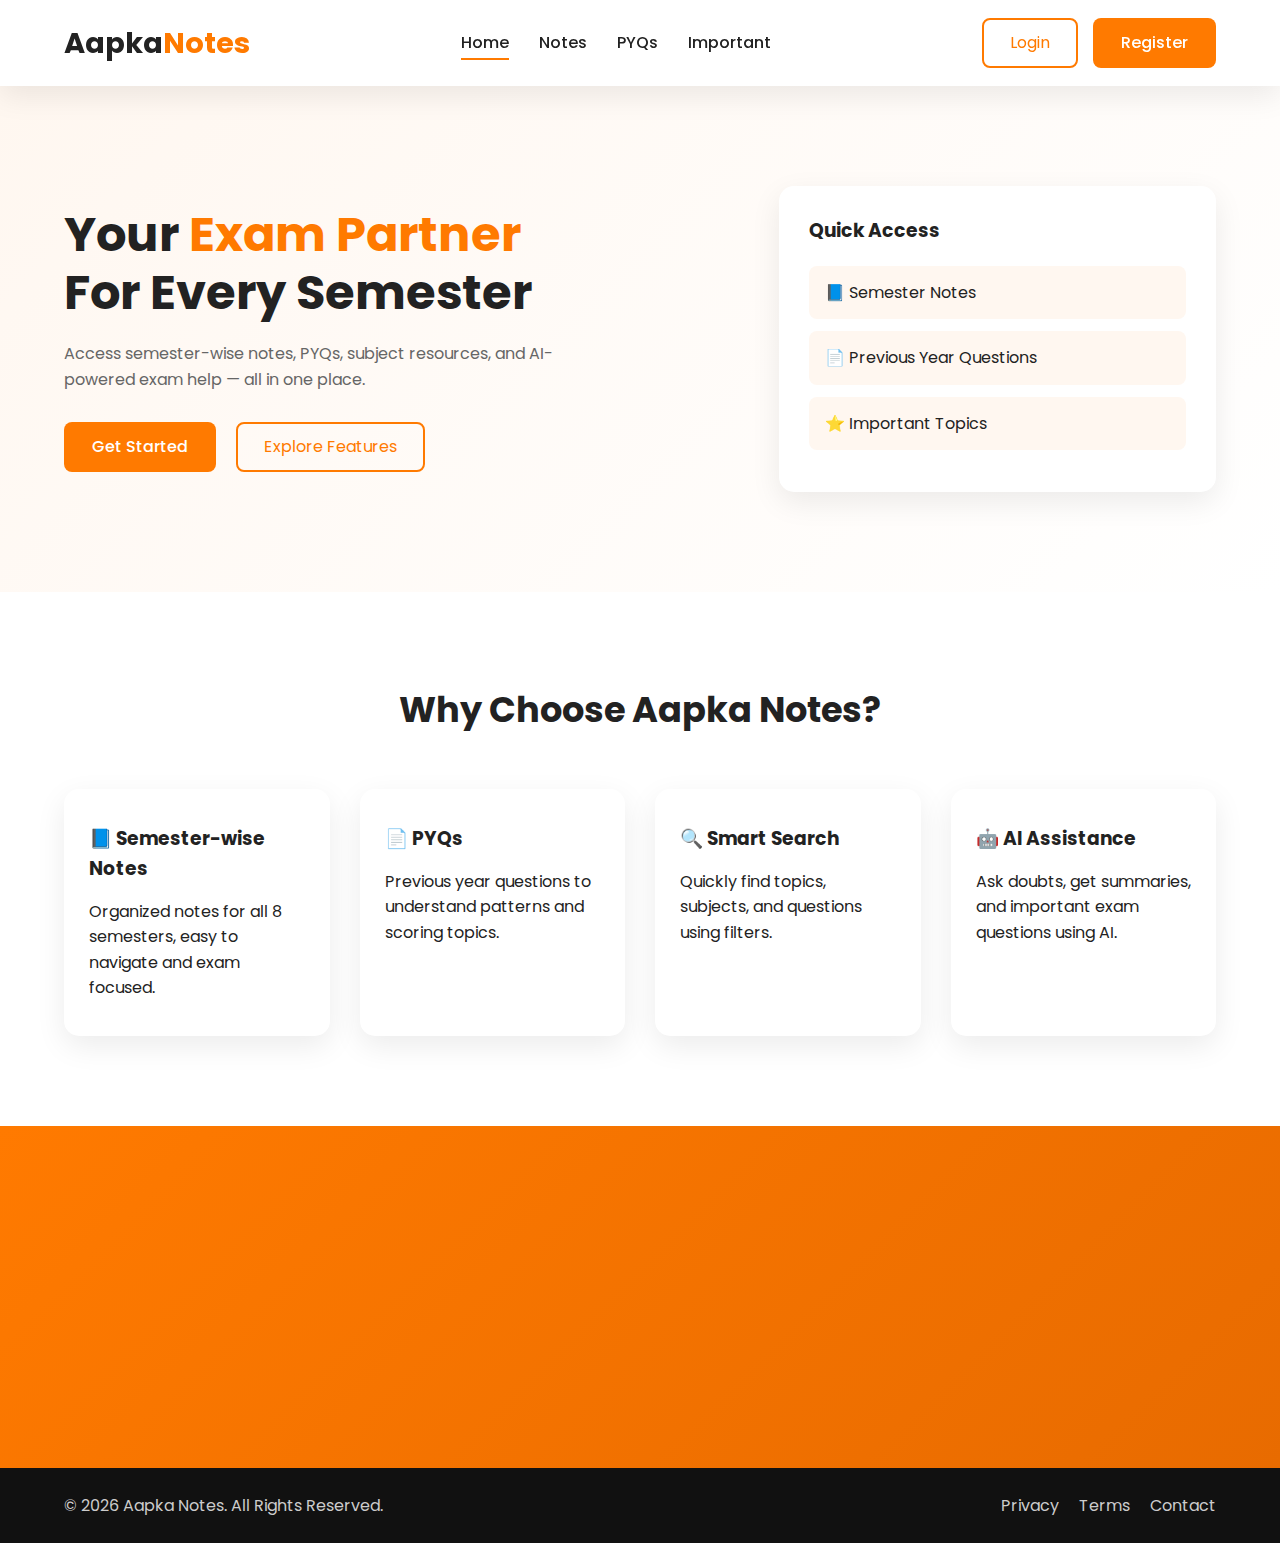
<file: tech nexus/index.html>
<!DOCTYPE html>
<html lang="en">
<head>
    <meta charset="UTF-8">
    <meta name="viewport" content="width=device-width, initial-scale=1.0">
    <title>Aapka Notes | Exam Resources Made Easy</title>

    <!-- Google Font -->
    <link href="https://fonts.googleapis.com/css2?family=Poppins:wght@300;400;500;600;700&display=swap" rel="stylesheet">

    <!-- CSS -->
    <link rel="stylesheet" href="css/style.css">
</head>
<body>

<!-- ================= NAVBAR ================= -->
<header class="navbar">
    <div class="container nav-flex">
        <h1 class="logo">Aapka<span>Notes</span></h1>

        <nav>
            <ul class="nav-links">
                <li><a href="index.html" class="active">Home</a></li>
                <li><a href="pages/notes/notes.html">Notes</a></li>
                <li><a href="pages/pyq/pyq.html">PYQs</a></li>
        
                <li><a href="pages/important/important.html">Important</a></li>
            </ul>
        </nav>

        <div class="nav-btns">
            <a href="login.html" class="btn-outline">Login</a>
            <a href="register.html" class="btn">Register</a>
        </div>
    </div>
</header>

<!-- ================= HERO SECTION ================= -->
<section class="hero">
    <div class="container hero-grid">

        <div class="hero-text">
            <h1>
                Your <span class="highlight">Exam Partner</span><br>
                For Every Semester
            </h1>

            <p>
                Access semester-wise notes, PYQs, subject resources,  
                and AI-powered exam help — all in one place.
            </p>

            <div class="hero-buttons">
                <a href="pages/dashboard.html" class="btn">Get Started</a>
                <a href="#features" class="btn-outline">Explore Features</a>
            </div>
        </div>

        <div class="hero-card">
            <h3>Quick Access</h3>

            <a href="pages/notes/notes.html" class="quick-link">📘 Semester Notes</a>
            <a href="pages/pyq/pyq.html" class="quick-link">📄 Previous Year Questions</a>
    
            <a href="pages/important/important.html" class="quick-link">⭐ Important Topics</a>
        </div>

    </div>
</section>

<!-- ================= FEATURES ================= -->
<section class="features" id="features">
    <div class="container">
        <h2 class="section-title">Why Choose Aapka Notes?</h2>

        <div class="feature-grid">

            <div class="feature-card">
                <h3>📘 Semester-wise Notes</h3>
                <p>
                    Organized notes for all 8 semesters,
                    easy to navigate and exam focused.
                </p>
            </div>

            <div class="feature-card">
                <h3>📄 PYQs</h3>
                <p>
                    Previous year questions to understand
                    patterns and scoring topics.
                </p>
            </div>

            <div class="feature-card">
                <h3>🔍 Smart Search</h3>
                <p>
                    Quickly find topics, subjects, and
                    questions using filters.
                </p>
            </div>

            <div class="feature-card">
                <h3>🤖 AI Assistance</h3>
                <p>
                    Ask doubts, get summaries, and
                    important exam questions using AI.
                </p>
            </div>

        </div>
    </div>
</section>

<!-- ================= CTA ================= -->
<section class="cta">
    <div class="container cta-box">
        <h2>Study Smarter, Not Harder</h2>
        <p>
            Join thousands of students preparing smarter
            with Aapka Notes.
        </p>
        <a href="register.html" class="btn">Create Free Account</a>
    </div>
</section>

<!-- ================= FOOTER ================= -->
<footer class="footer">
    <div class="container footer-flex">
        <p>© 2026 Aapka Notes. All Rights Reserved.</p>

        <div class="footer-links">
            <a href="#">Privacy</a>
            <a href="#">Terms</a>
            <a href="#">Contact</a>
        </div>
    </div>
</footer>

<!-- JS -->
<script src="js/gemini.js"></script> 
<script src="js/main.js"></script>
</body>
</html>
</file>
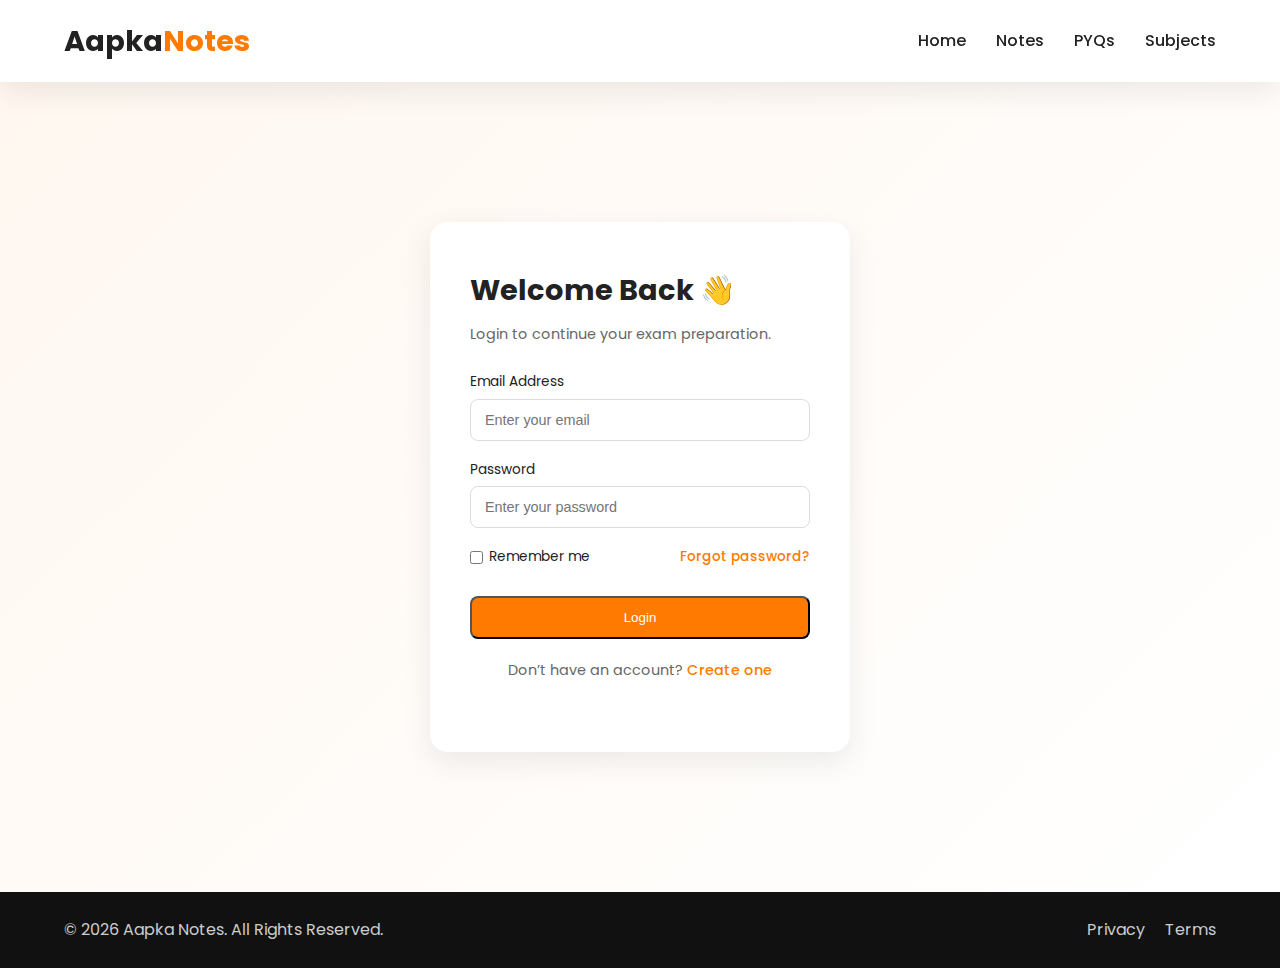
<file: tech nexus/login.html>
<!DOCTYPE html>
<html lang="en">
<head>
    <meta charset="UTF-8">
    <meta name="viewport" content="width=device-width, initial-scale=1.0">
    <title>Login | Aapka Notes</title>

    <!-- Google Font -->
    <link href="https://fonts.googleapis.com/css2?family=Poppins:wght@300;400;500;600;700&display=swap" rel="stylesheet">

    <!-- CSS -->
    <link rel="stylesheet" href="css/style.css">
</head>
<body>

<!-- ================= NAVBAR ================= -->
<header class="navbar">
    <div class="container nav-flex">
        <h1 class="logo">Aapka<span>Notes</span></h1>

        <nav>
            <ul class="nav-links">
                <li><a href="index.html">Home</a></li>
                <li><a href="pages/notes/notes.html">Notes</a></li>
                <li><a href="pages/pyq/pyq.html">PYQs</a></li>
                <li><a href="pages/subjects/subjects.html">Subjects</a></li>
            </ul>
        </nav>
    </div>
</header>

<!-- ================= LOGIN ================= -->
<section class="auth-section">
    <div class="container auth-container">

        <div class="auth-card">
            <h2>Welcome Back 👋</h2>
            <p>Login to continue your exam preparation.</p>

            <form>
                <div class="input-group">
                    <label>Email Address</label>
                    <input type="email" placeholder="Enter your email" required>
                </div>

                <div class="input-group">
                    <label>Password</label>
                    <input type="password" placeholder="Enter your password" required>
                </div>

                <div class="auth-options">
                    <label class="remember">
                        <input type="checkbox">
                        Remember me
                    </label>
                    <a href="#" class="forgot">Forgot password?</a>
                </div>

                <button type="submit" class="btn full-btn">
                    Login
                </button>
            </form>

            <p class="auth-footer">
                Don’t have an account?
                <a href="register.html">Create one</a>
            </p>
        </div>

    </div>
</section>

<!-- ================= FOOTER ================= -->
<footer class="footer">
    <div class="container footer-flex">
        <p>© 2026 Aapka Notes. All Rights Reserved.</p>
        <div class="footer-links">
            <a href="#">Privacy</a>
            <a href="#">Terms</a>
        </div>
    </div>
</footer>

</body>
</html>
</file>
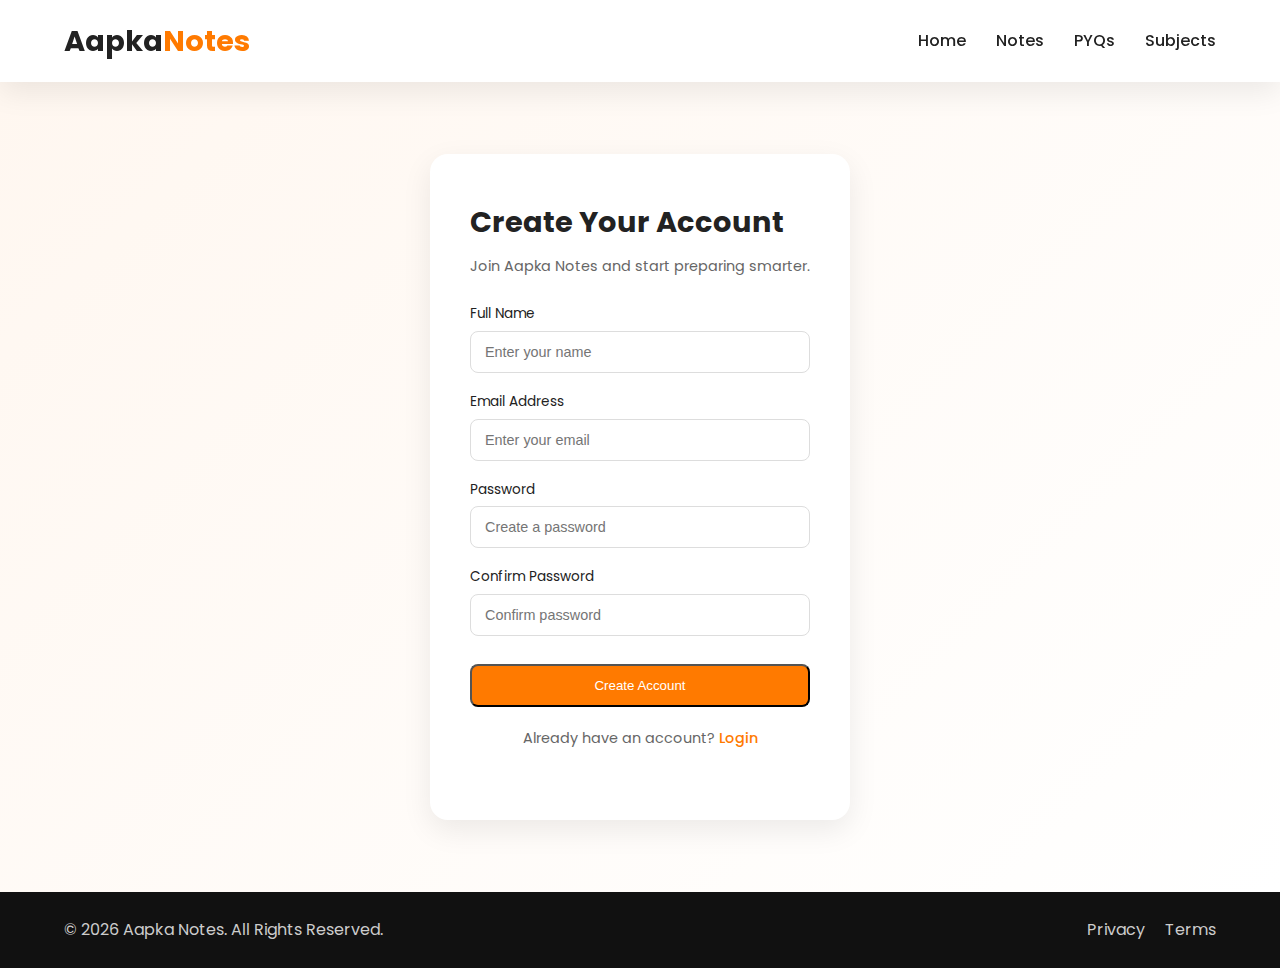
<file: tech nexus/register.html>
<!DOCTYPE html>
<html lang="en">
<head>
    <meta charset="UTF-8">
    <meta name="viewport" content="width=device-width, initial-scale=1.0">
    <title>Create Account | Aapka Notes</title>

    <!-- Google Font -->
    <link href="https://fonts.googleapis.com/css2?family=Poppins:wght@300;400;500;600;700&display=swap" rel="stylesheet">

    <!-- CSS -->
    <link rel="stylesheet" href="css/style.css">
</head>
<body>

<!-- ================= NAVBAR ================= -->
<header class="navbar">
    <div class="container nav-flex">
        <h1 class="logo">Aapka<span>Notes</span></h1>

        <nav>
            <ul class="nav-links">
                <li><a href="index.html">Home</a></li>
                <li><a href="pages/notes/notes.html">Notes</a></li>
                <li><a href="pages/pyq/pyq.html">PYQs</a></li>
                <li><a href="pages/subjects/subjects.html">Subjects</a></li>
            </ul>
        </nav>
    </div>
</header>

<!-- ================= REGISTER ================= -->
<section class="auth-section">
    <div class="container auth-container">

        <div class="auth-card">
            <h2>Create Your Account</h2>
            <p>Join Aapka Notes and start preparing smarter.</p>

            <form>
                <div class="input-group">
                    <label>Full Name</label>
                    <input type="text" placeholder="Enter your name" required>
                </div>

                <div class="input-group">
                    <label>Email Address</label>
                    <input type="email" placeholder="Enter your email" required>
                </div>

                <div class="input-group">
                    <label>Password</label>
                    <input type="password" placeholder="Create a password" required>
                </div>

                <div class="input-group">
                    <label>Confirm Password</label>
                    <input type="password" placeholder="Confirm password" required>
                </div>

                <button type="submit" class="btn full-btn">
                    Create Account
                </button>
            </form>

            <p class="auth-footer">
                Already have an account?
                <a href="login.html">Login</a>
            </p>
        </div>

    </div>
</section>

<!-- ================= FOOTER ================= -->
<footer class="footer">
    <div class="container footer-flex">
        <p>© 2026 Aapka Notes. All Rights Reserved.</p>
        <div class="footer-links">
            <a href="#">Privacy</a>
            <a href="#">Terms</a>
        </div>
    </div>
</footer>

</body>
</html>
</file>
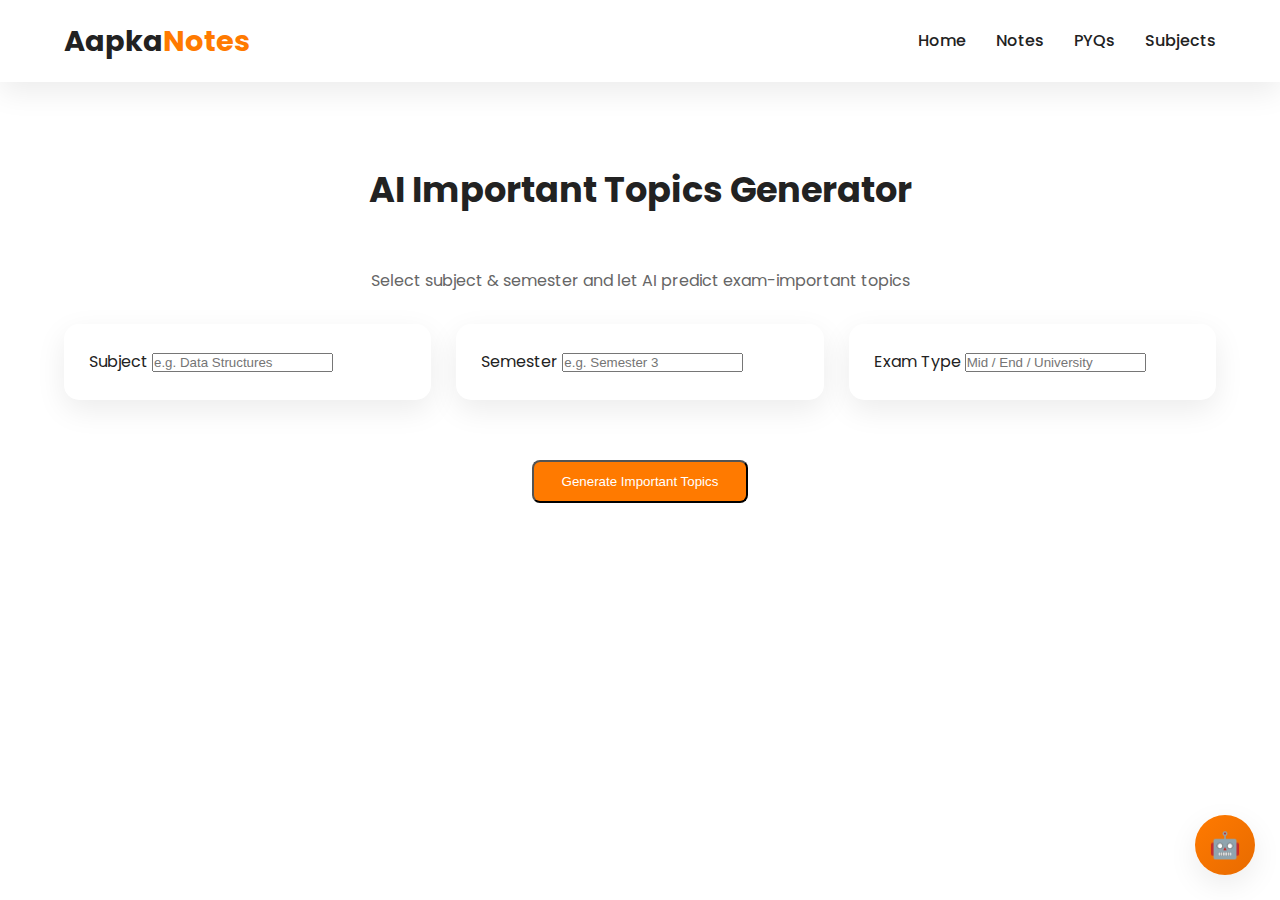
<file: tech nexus/pages/important/important.html>
<!DOCTYPE html>
<html lang="en">
<head>
    <meta charset="UTF-8">
    <meta name="viewport" content="width=device-width, initial-scale=1.0">
    <title>AI Important Topics | Aapka Notes</title>

    <link href="https://fonts.googleapis.com/css2?family=Poppins:wght@400;500;600;700&display=swap" rel="stylesheet">
    <link rel="stylesheet" href="../../css/style.css">
</head>
<body>

<!-- NAVBAR -->
<header class="navbar">
    <div class="container nav-flex">
        <h1 class="logo">Aapka<span>Notes</span></h1>

        <nav>
            <ul class="nav-links">
                <li><a href="../../index.html">Home</a></li>
                <li><a href="../notes/notes.html">Notes</a></li>
                <li><a href="../pyq/pyq.html">PYQs</a></li>
                <li><a href="../subjects/subjects.html">Subjects</a></li>
            </ul>
        </nav>
    </div>
</header>

<!-- IMPORTANT TOPICS -->
<section class="dashboard">
    <div class="container">

        <h2 class="section-title">AI Important Topics Generator</h2>
        <p style="text-align:center; margin-bottom:30px; color:#666;">
            Select subject & semester and let AI predict exam-important topics
        </p>

        <!-- INPUTS -->
        <div class="stats-grid">
            <div class="stat-card">
                <label>Subject</label>
                <input id="subjectInput" type="text" placeholder="e.g. Data Structures">
            </div>

            <div class="stat-card">
                <label>Semester</label>
                <input id="semesterInput" type="text" placeholder="e.g. Semester 3">
            </div>

            <div class="stat-card">
                <label>Exam Type</label>
                <input id="examInput" type="text" placeholder="Mid / End / University">
            </div>
        </div>

        <div style="text-align:center; margin-top:30px;">
            <button class="btn" onclick="generateTopics()">Generate Important Topics</button>
        </div>

        <!-- OUTPUT -->
        <div class="dashboard-grid" id="topicsOutput" style="margin-top:40px;"></div>

    </div>
</section>

<!-- AI CHAT -->
<div class="ai-chat">
    <button class="ai-btn">🤖</button>

    <div class="ai-box">
        <div class="ai-header">Aapka AI <span>Gemini</span></div>
        <div class="ai-messages">
            <div class="ai-msg bot">Ask me exam doubts anytime 📘</div>
        </div>
        <div class="ai-input">
            <input type="text" placeholder="Ask your doubt..." />
            <button>Send</button>
        </div>
    </div>
</div>


<!-- JS -->
<script src="../../js/gemini.js"></script>
<script src="../../js/main.js"></script>
<script src="../../js/important.js"></script>
</body>
</html>
</file>
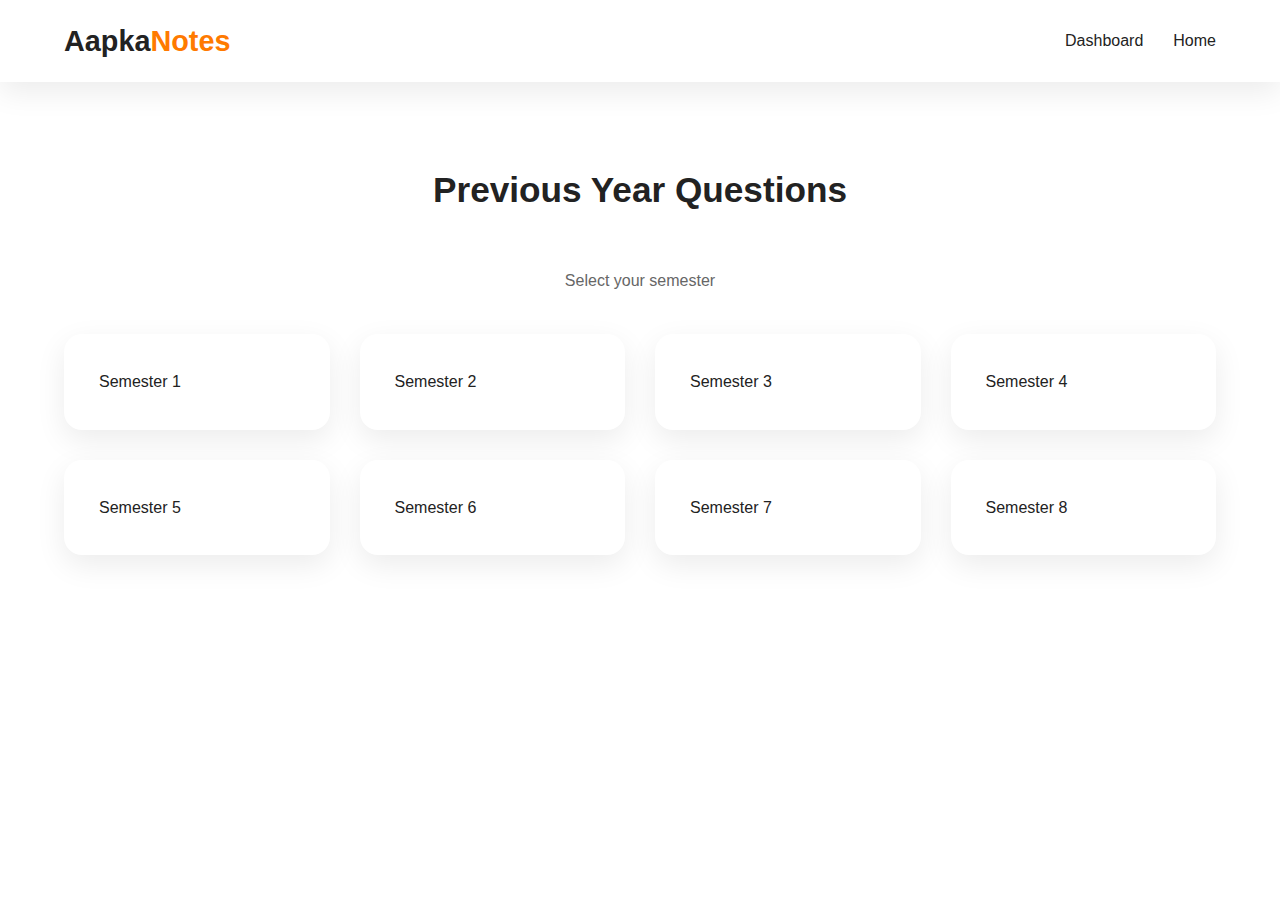
<file: tech nexus/pages/pyq/pyq.html>
<!DOCTYPE html>
<html lang="en">
<head>
  <meta charset="UTF-8">
  <meta name="viewport" content="width=device-width, initial-scale=1.0">
  <title>PYQs | Aapka Notes</title>
  <link rel="stylesheet" href="../../css/style.css">
</head>
<body>

<header class="navbar">
  <div class="container nav-flex">
    <h1 class="logo">Aapka<span>Notes</span></h1>
    <nav>
      <ul class="nav-links">
        <li><a href="../dashboard.html">Dashboard</a></li>
        <li><a href="../../index.html">Home</a></li>
      </ul>
    </nav>
  </div>
</header>

<section class="dashboard">
  <div class="container">
    <h2 class="section-title">Previous Year Questions</h2>
    <p style="text-align:center;color:#666;margin-bottom:40px;">
      Select your semester
    </p>

    <div class="dashboard-grid">
      <a href="sem1.html" class="dashboard-card">Semester 1</a>
      <a href="sem2.html" class="dashboard-card">Semester 2</a>
      <a href="sem3.html" class="dashboard-card">Semester 3</a>
      <a href="sem4.html" class="dashboard-card">Semester 4</a>
      <a href="sem5.html" class="dashboard-card">Semester 5</a>
      <a href="sem6.html" class="dashboard-card">Semester 6</a>
      <a href="sem7.html" class="dashboard-card">Semester 7</a>
      <a href="sem8.html" class="dashboard-card">Semester 8</a>
    </div>
  </div>
</section>

</body>
</html>
</file>
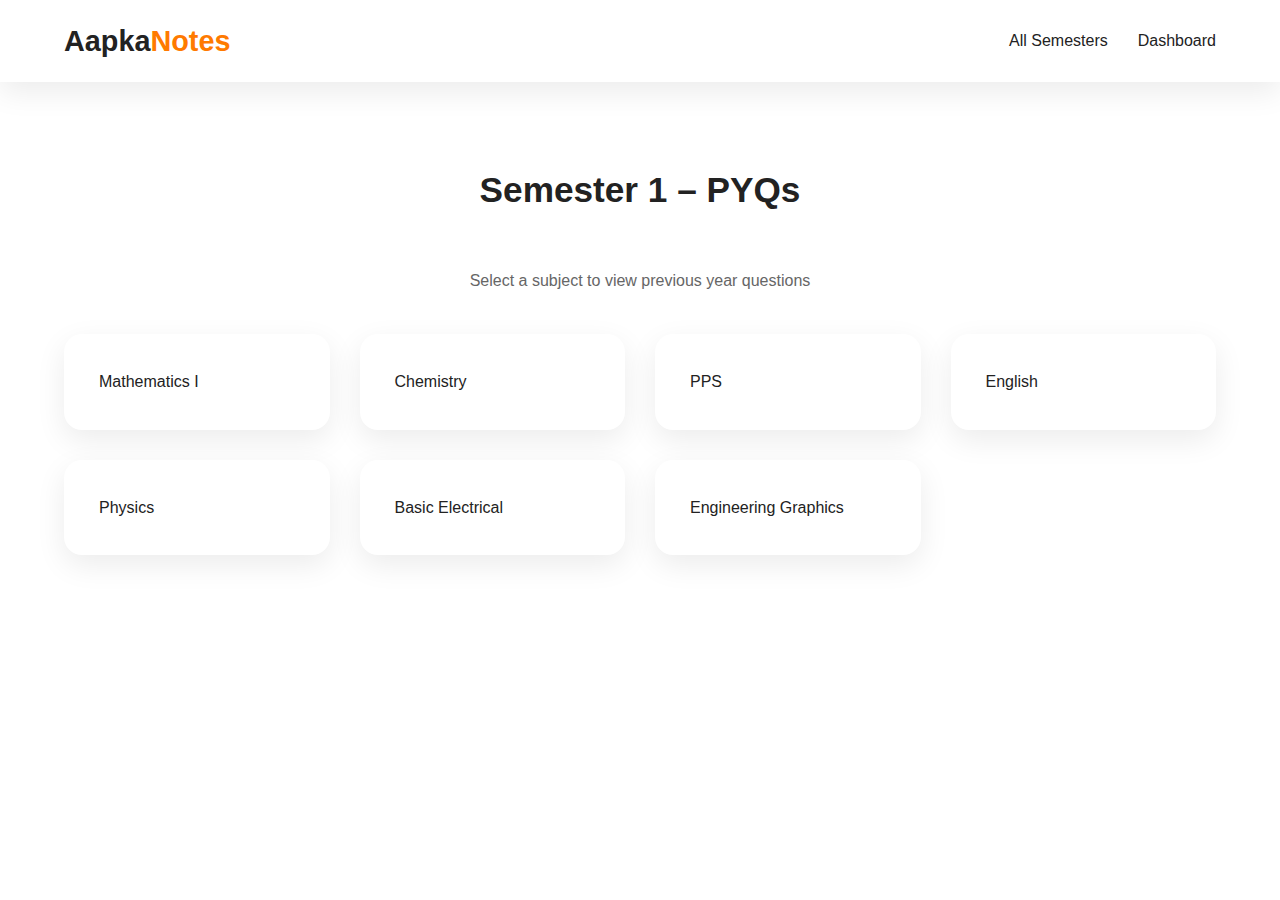
<file: tech nexus/pages/pyq/sem1.html>
<!DOCTYPE html>
<html lang="en">
<head>
  <meta charset="UTF-8">
  <meta name="viewport" content="width=device-width, initial-scale=1.0">
  <title>Semester 1 PYQ | Aapka Notes</title>
  <link rel="stylesheet" href="../../css/style.css">
</head>
<body>

<!-- NAVBAR -->
<header class="navbar">
  <div class="container nav-flex">
    <h1 class="logo">Aapka<span>Notes</span></h1>

    <nav>
      <ul class="nav-links">
        <li><a href="pyq.html">All Semesters</a></li>
        <li><a href="dashboard.html">Dashboard</a></li>
      </ul>
    </nav>
  </div>
</header>

<!-- CONTENT -->
<section class="dashboard">
  <div class="container">

    <h2 class="section-title">Semester 1 – PYQs</h2>
    <p style="text-align:center; color:#666; margin-bottom:40px;">
      Select a subject to view previous year questions
    </p>

    <div class="dashboard-grid">
      <a href="maths-1.html" class="dashboard-card">Mathematics I</a>
      <a href="#" class="dashboard-card">Chemistry</a>
      <a href="#" class="dashboard-card">PPS</a>
      <a href="#" class="dashboard-card">English</a>
      <a href="#" class="dashboard-card">Physics</a>
      <a href="#" class="dashboard-card">Basic Electrical</a>
      <a href="#" class="dashboard-card">Engineering Graphics</a>
    </div>

  </div>
</section>

</body>
</html>
</file>
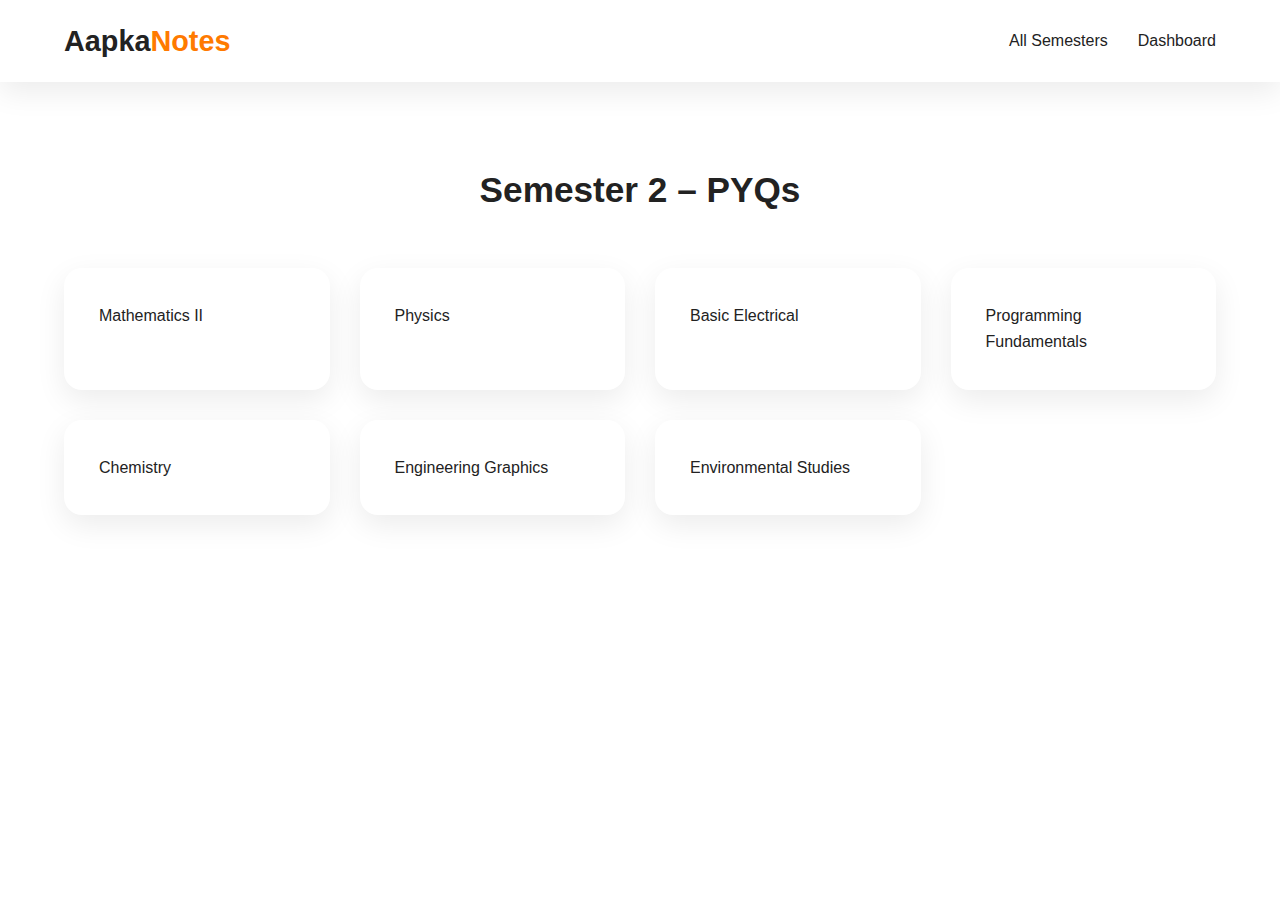
<file: tech nexus/pages/pyq/sem2.html>
<!DOCTYPE html>
<html lang="en">
<head>
  <meta charset="UTF-8">
  <meta name="viewport" content="width=device-width, initial-scale=1.0">
  <title>Semester 2 PYQ | Aapka Notes</title>
  <link rel="stylesheet" href="../../css/style.css">
</head>
<body>

<header class="navbar">
  <div class="container nav-flex">
    <h1 class="logo">Aapka<span>Notes</span></h1>
    <nav>
      <ul class="nav-links">
        <li><a href="pyq.html">All Semesters</a></li>
        <li><a href="dashboard.html">Dashboard</a></li>
      </ul>
    </nav>
  </div>
</header>

<section class="dashboard">
  <div class="container">

  <h2 class="section-title">Semester 2 – PYQs</h2>
<div class="dashboard-grid">
  <a class="dashboard-card">Mathematics II</a>
  <a class="dashboard-card">Physics</a>
  <a class="dashboard-card">Basic Electrical</a>
  <a class="dashboard-card">Programming Fundamentals</a>
  <a class="dashboard-card">Chemistry</a>
  <a class="dashboard-card">Engineering Graphics</a>
  <a class="dashboard-card">Environmental Studies</a>
</div>


</body>
</html>
</file>
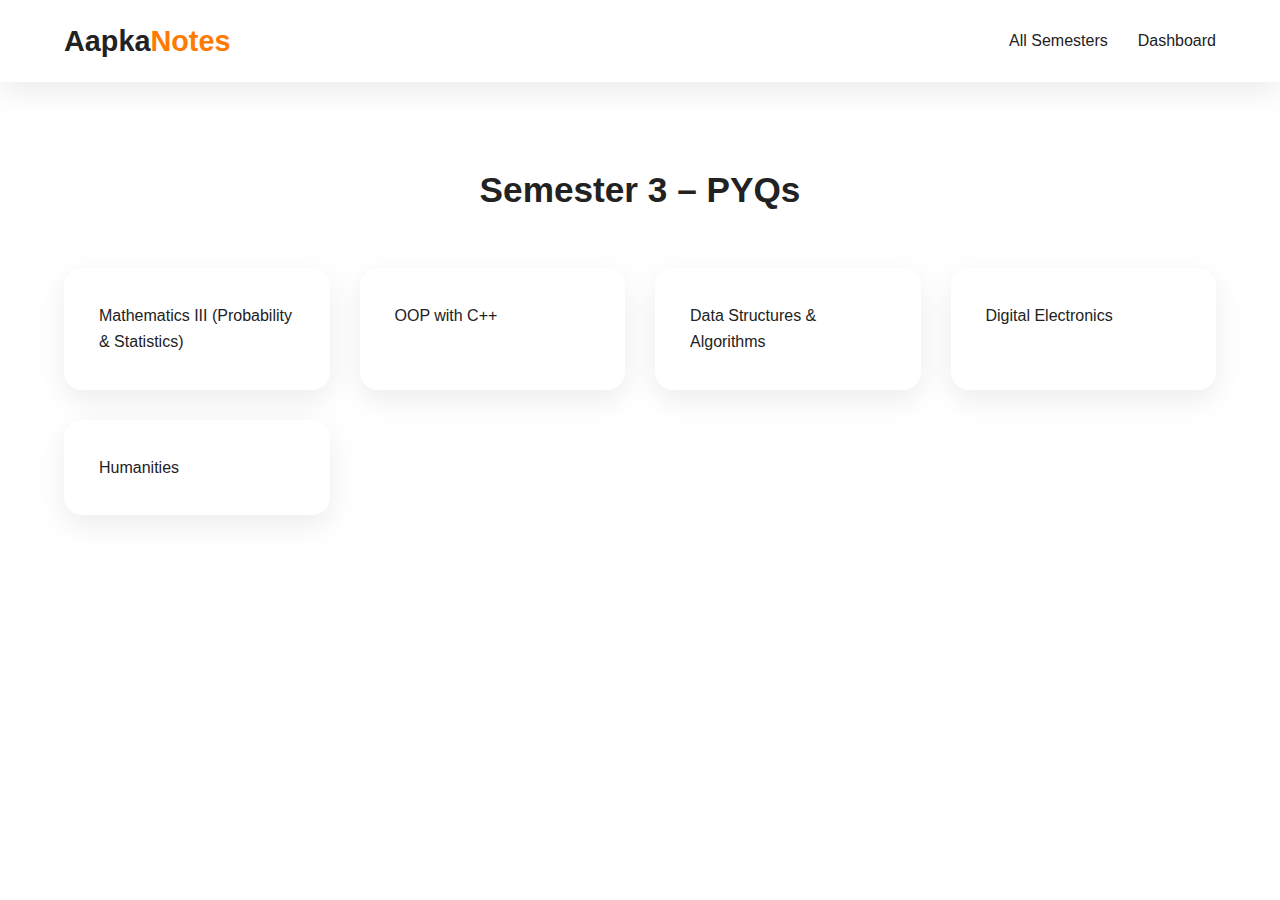
<file: tech nexus/pages/pyq/sem3.html>
<!DOCTYPE html>
<html lang="en">
<head>
  <meta charset="UTF-8">
  <meta name="viewport" content="width=device-width, initial-scale=1.0">
  <title>Semester 2 PYQ | Aapka Notes</title>
  <link rel="stylesheet" href="../../css/style.css">
</head>
<body>

<header class="navbar">
  <div class="container nav-flex">
    <h1 class="logo">Aapka<span>Notes</span></h1>
    <nav>
      <ul class="nav-links">
        <li><a href="pyq.html">All Semesters</a></li>
        <li><a href="dashboard.html">Dashboard</a></li>
      </ul>
    </nav>
  </div>
</header>

<section class="dashboard">
  <div class="container">

    <h2 class="section-title">Semester 3 – PYQs</h2>
<div class="dashboard-grid">
  <a class="dashboard-card">Mathematics III (Probability & Statistics)</a>
  <a class="dashboard-card">OOP with C++</a>
  <a class="dashboard-card">Data Structures & Algorithms</a>
  <a class="dashboard-card">Digital Electronics</a>
  <a class="dashboard-card">Humanities</a>
</div>
</file>
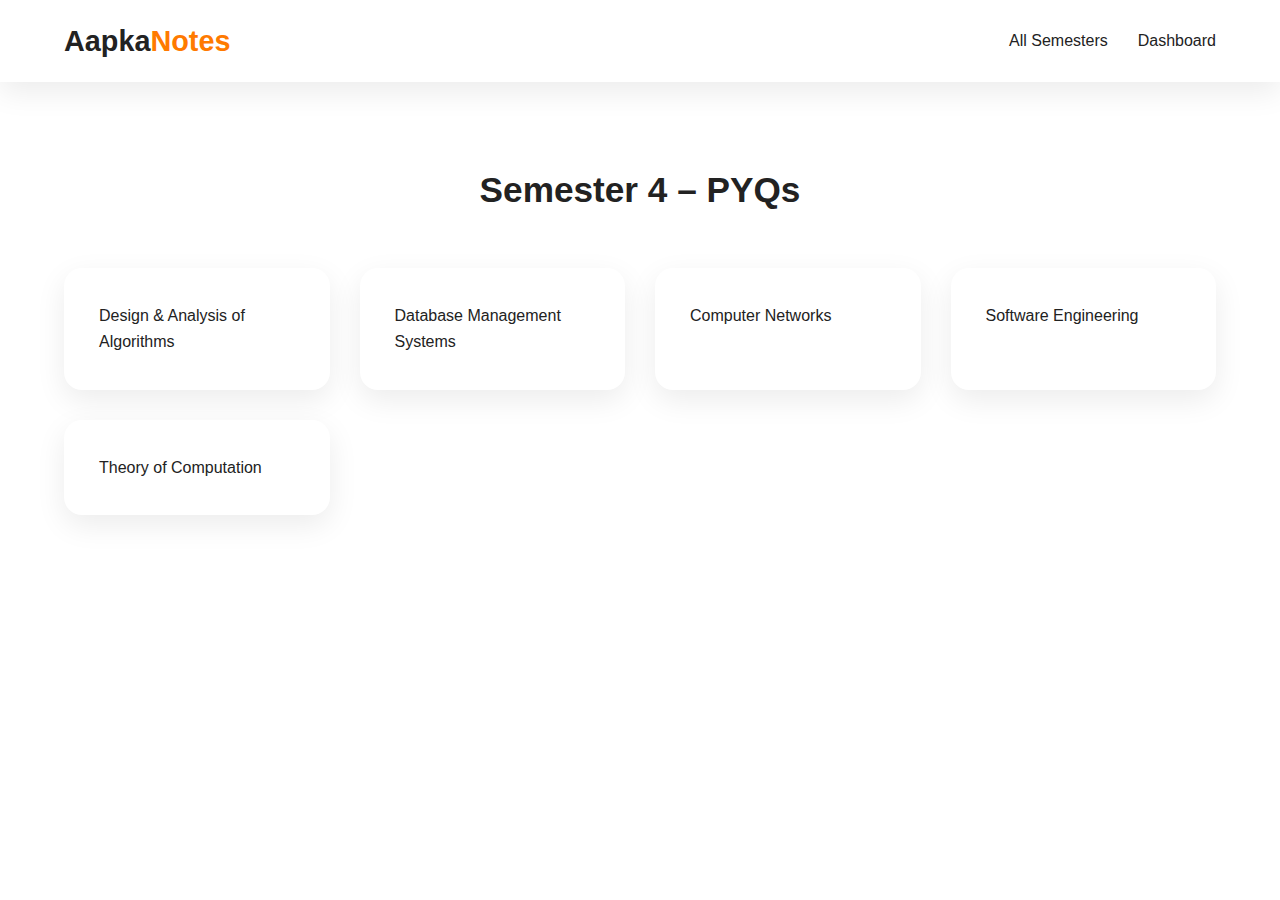
<file: tech nexus/pages/pyq/sem4.html>
<!DOCTYPE html>
<html lang="en">
<head>
  <meta charset="UTF-8">
  <meta name="viewport" content="width=device-width, initial-scale=1.0">
  <title>Semester 2 PYQ | Aapka Notes</title>
  <link rel="stylesheet" href="../../css/style.css">
</head>
<body>

<header class="navbar">
  <div class="container nav-flex">
    <h1 class="logo">Aapka<span>Notes</span></h1>
    <nav>
      <ul class="nav-links">
        <li><a href="pyq.html">All Semesters</a></li>
        <li><a href="dashboard.html">Dashboard</a></li>
      </ul>
    </nav>
  </div>
</header>

<section class="dashboard">
  <div class="container">
    <h2 class="section-title">Semester 4 – PYQs</h2>
<div class="dashboard-grid">
  <a class="dashboard-card">Design & Analysis of Algorithms</a>
  <a class="dashboard-card">Database Management Systems</a>
  <a class="dashboard-card">Computer Networks</a>
  <a class="dashboard-card">Software Engineering</a>
  <a class="dashboard-card">Theory of Computation</a>
</div>
</file>
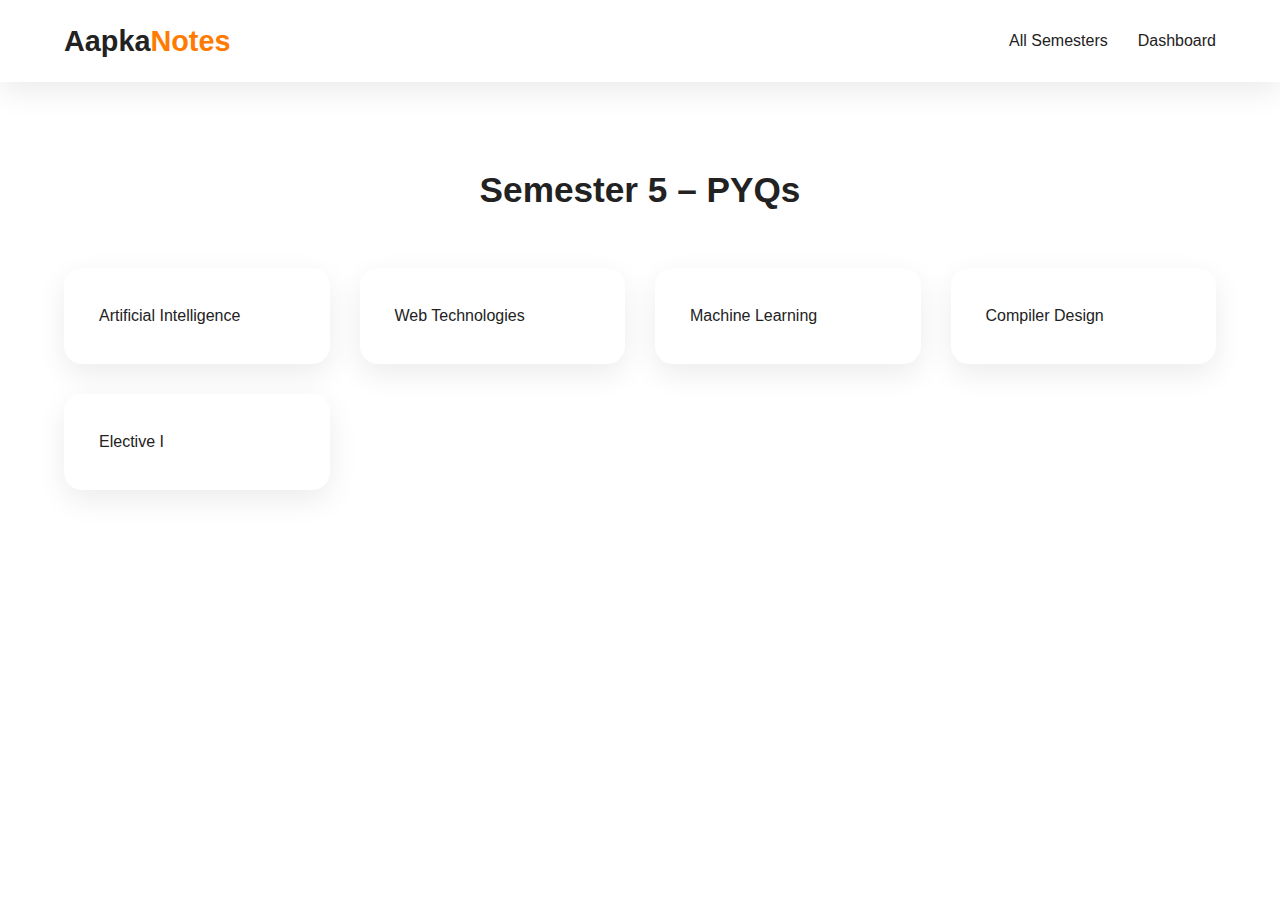
<file: tech nexus/pages/pyq/sem5.html>
<!DOCTYPE html>
<html lang="en">
<head>
  <meta charset="UTF-8">
  <meta name="viewport" content="width=device-width, initial-scale=1.0">
  <title>Semester 2 PYQ | Aapka Notes</title>
  <link rel="stylesheet" href="../../css/style.css">
</head>
<body>

<header class="navbar">
  <div class="container nav-flex">
    <h1 class="logo">Aapka<span>Notes</span></h1>
    <nav>
      <ul class="nav-links">
        <li><a href="pyq.html">All Semesters</a></li>
        <li><a href="dashboard.html">Dashboard</a></li>
      </ul>
    </nav>
  </div>
</header>

<section class="dashboard">
  <div class="container">
    <h2 class="section-title">Semester 5 – PYQs</h2>
<div class="dashboard-grid">
  <a class="dashboard-card">Artificial Intelligence</a>
  <a class="dashboard-card">Web Technologies</a>
  <a class="dashboard-card">Machine Learning</a>
  <a class="dashboard-card">Compiler Design</a>
  <a class="dashboard-card">Elective I</a>
</div>
</file>
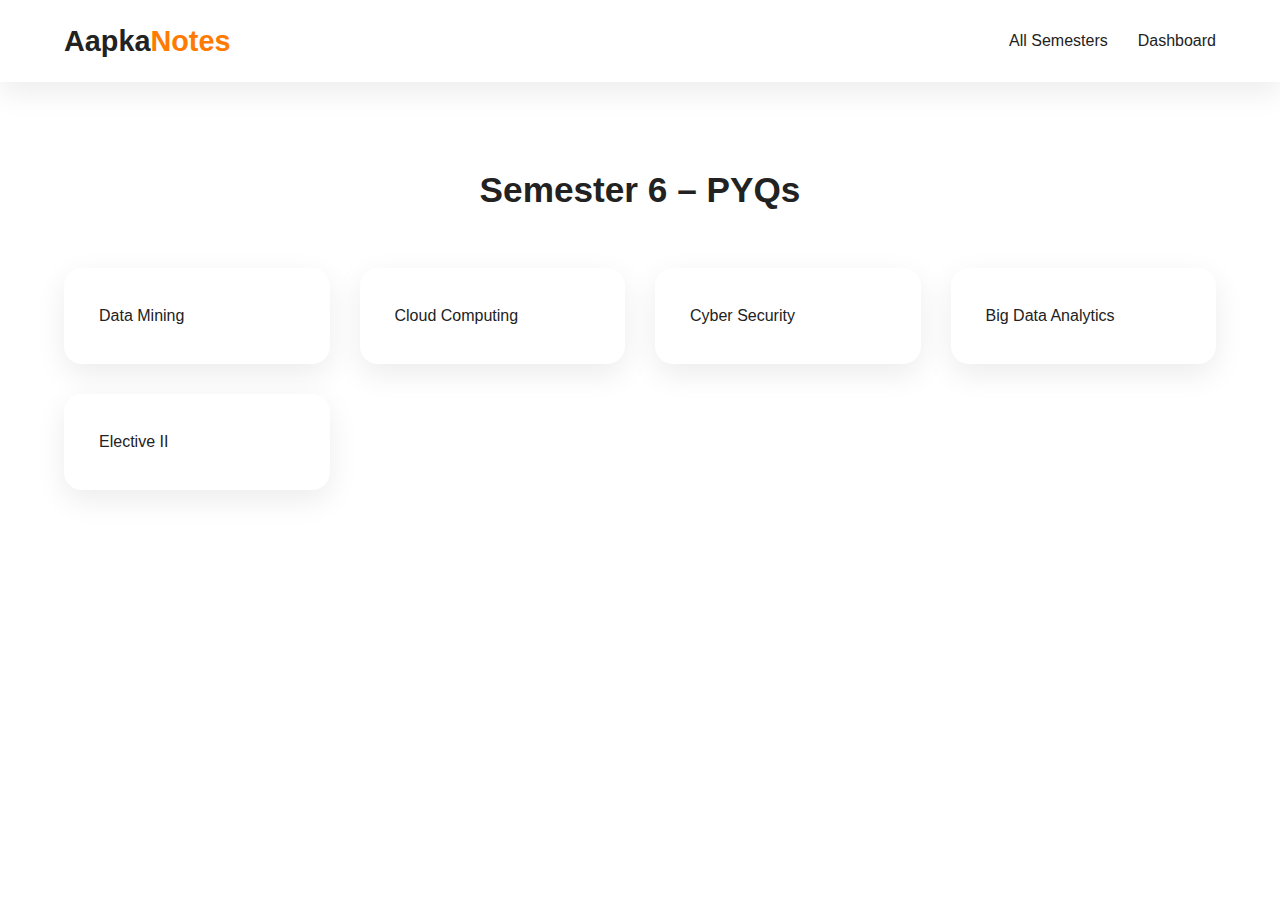
<file: tech nexus/pages/pyq/sem6.html>
<!DOCTYPE html>
<html lang="en">
<head>
  <meta charset="UTF-8">
  <meta name="viewport" content="width=device-width, initial-scale=1.0">
  <title>Semester 2 PYQ | Aapka Notes</title>
  <link rel="stylesheet" href="../../css/style.css">
</head>
<body>

<header class="navbar">
  <div class="container nav-flex">
    <h1 class="logo">Aapka<span>Notes</span></h1>
    <nav>
      <ul class="nav-links">
        <li><a href="pyq.html">All Semesters</a></li>
        <li><a href="dashboard.html">Dashboard</a></li>
      </ul>
    </nav>
  </div>
</header>

<section class="dashboard">
  <div class="container">
    <h2 class="section-title">Semester 6 – PYQs</h2>
<div class="dashboard-grid">
  <a class="dashboard-card">Data Mining</a>
  <a class="dashboard-card">Cloud Computing</a>
  <a class="dashboard-card">Cyber Security</a>
  <a class="dashboard-card">Big Data Analytics</a>
  <a class="dashboard-card">Elective II</a>
</div>
</file>
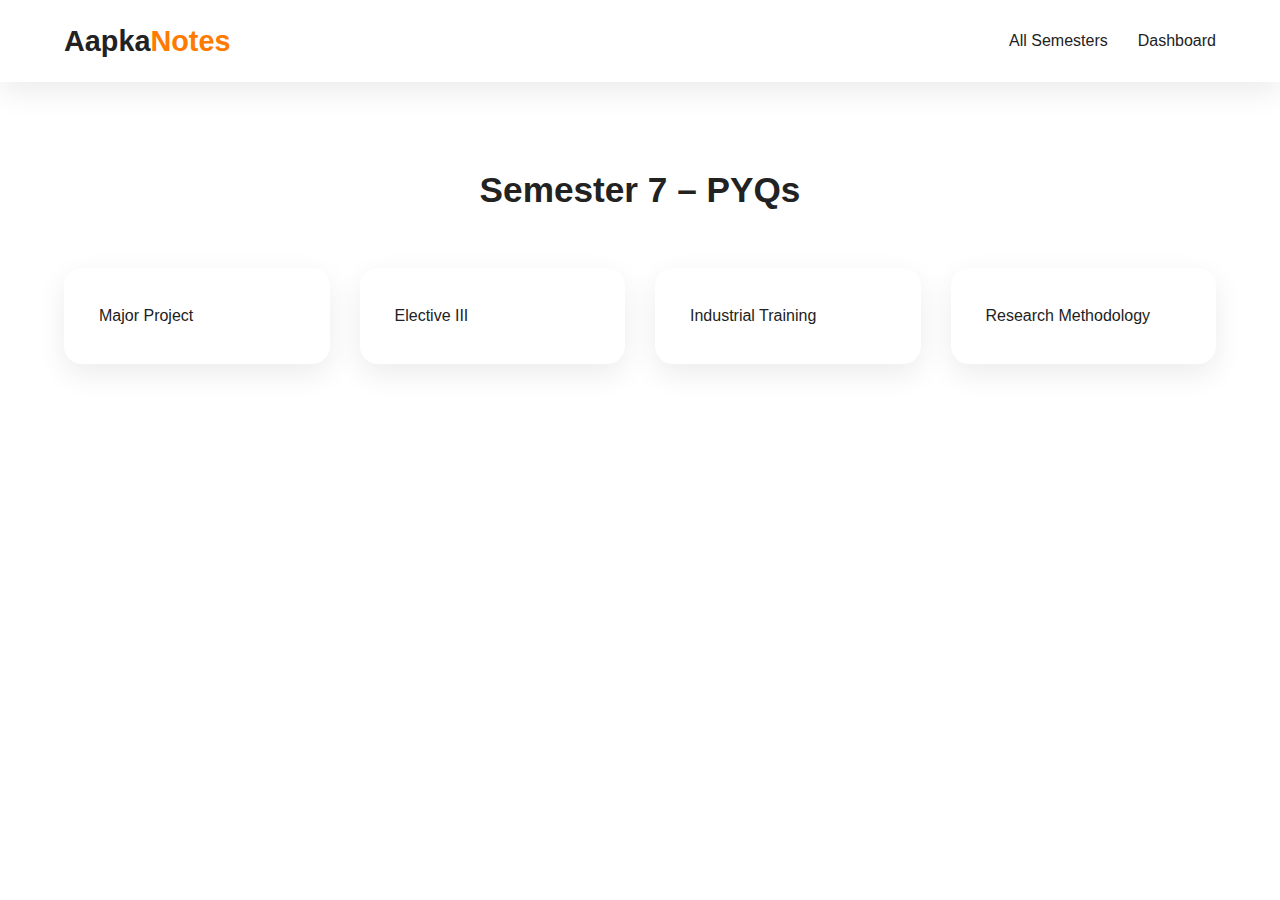
<file: tech nexus/pages/pyq/sem7.html>
<!DOCTYPE html>
<html lang="en">
<head>
  <meta charset="UTF-8">
  <meta name="viewport" content="width=device-width, initial-scale=1.0">
  <title>Semester 2 PYQ | Aapka Notes</title>
  <link rel="stylesheet" href="../../css/style.css">
</head>
<body>

<header class="navbar">
  <div class="container nav-flex">
    <h1 class="logo">Aapka<span>Notes</span></h1>
    <nav>
      <ul class="nav-links">
        <li><a href="pyq.html">All Semesters</a></li>
        <li><a href="dashboard.html">Dashboard</a></li>
      </ul>
    </nav>
  </div>
</header>

<section class="dashboard">
  <div class="container">
    <h2 class="section-title">Semester 7 – PYQs</h2>
<div class="dashboard-grid">
  <a class="dashboard-card">Major Project</a>
  <a class="dashboard-card">Elective III</a>
  <a class="dashboard-card">Industrial Training</a>
  <a class="dashboard-card">Research Methodology</a>
</div>
</file>
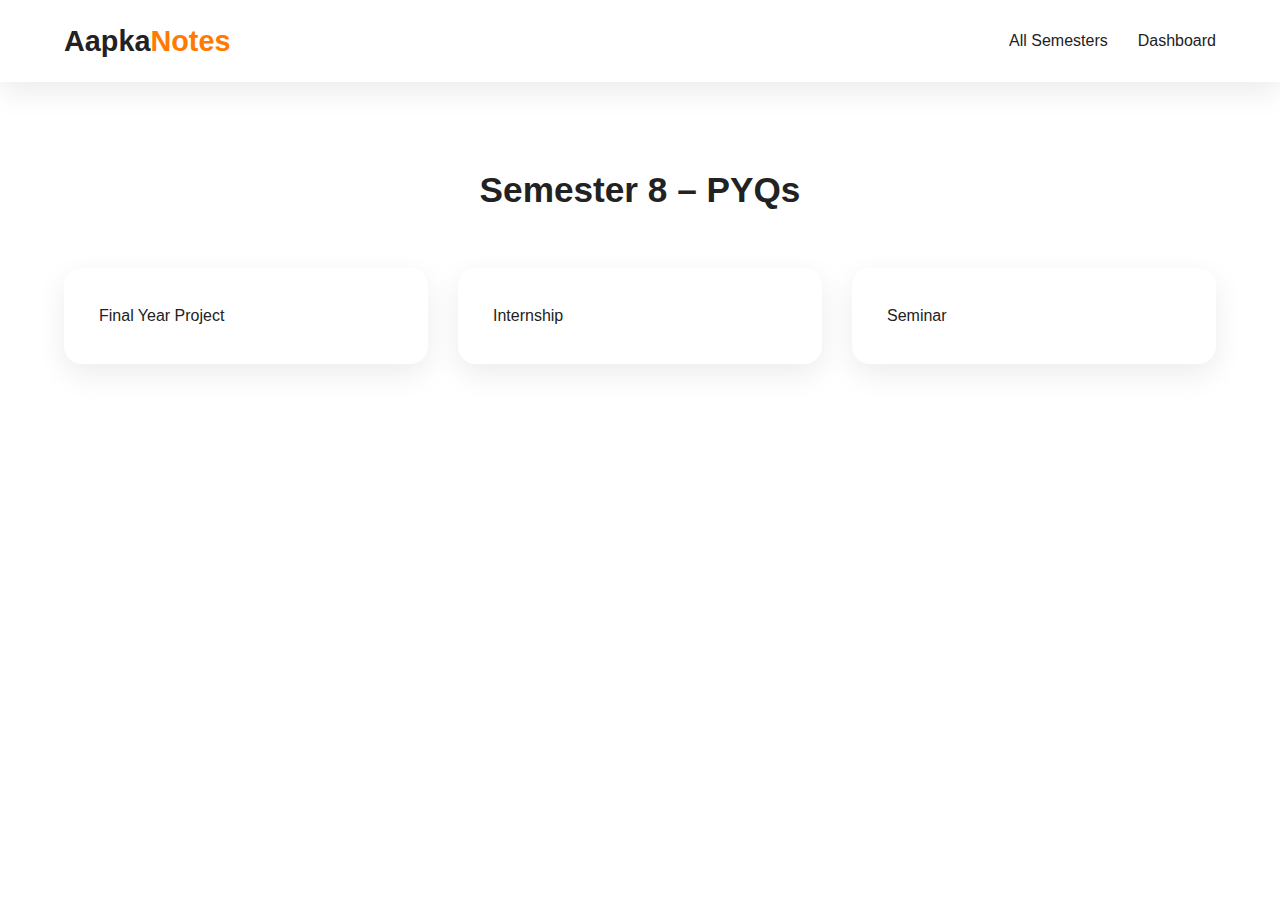
<file: tech nexus/pages/pyq/sem8.html>
<!DOCTYPE html>
<html lang="en">
<head>
  <meta charset="UTF-8">
  <meta name="viewport" content="width=device-width, initial-scale=1.0">
  <title>Semester 2 PYQ | Aapka Notes</title>
  <link rel="stylesheet" href="../../css/style.css">
</head>
<body>

<header class="navbar">
  <div class="container nav-flex">
    <h1 class="logo">Aapka<span>Notes</span></h1>
    <nav>
      <ul class="nav-links">
        <li><a href="pyq.html">All Semesters</a></li>
        <li><a href="dashboard.html">Dashboard</a></li>
      </ul>
    </nav>
  </div>
</header>

<section class="dashboard">
  <div class="container">
    <h2 class="section-title">Semester 8 – PYQs</h2>
<div class="dashboard-grid">
  <a class="dashboard-card">Final Year Project</a>
  <a class="dashboard-card">Internship</a>
  <a class="dashboard-card">Seminar</a>
</div>
</file>
<file: tech nexus/css/style.css>
/* =========================
   ROOT & RESET
========================= */
:root {
    --orange: #ff7a00;
    --orange-dark: #e86b00;
    --white: #ffffff;
    --gray: #666;
    --light-bg: #fff7f0;
    --shadow: 0 10px 30px rgba(0,0,0,0.08);
}


* {
    margin: 0;
    padding: 0;
    box-sizing: border-box;
}

body {
    font-family: 'Poppins', sans-serif;
    background: var(--white);
    color: #222;
    line-height: 1.6;
}

/* =========================
   GLOBAL
========================= */
.container {
    width: 90%;
    max-width: 1200px;
    margin: auto;
}

a {
    text-decoration: none;
    color: inherit;
}

.btn {
    background: var(--orange);
    color: #fff;
    padding: 12px 28px;
    border-radius: 8px;
    font-weight: 500;
    transition: 0.3s ease;
    display: inline-block;
}

.btn:hover {
    background: var(--orange-dark);
    transform: translateY(-2px);
}

.btn-outline {
    border: 2px solid var(--orange);
    color: var(--orange);
    padding: 10px 26px;
    border-radius: 8px;
    transition: 0.3s ease;
}

.btn-outline:hover {
    background: var(--orange);
    color: #fff;
}

.section-title {
    text-align: center;
    font-size: 2.2rem;
    margin-bottom: 50px;
}

/* =========================
   NAVBAR
========================= */
.navbar {
    background: #fff;
    position: sticky;
    top: 0;
    z-index: 100;
    box-shadow: var(--shadow);
}

.nav-flex {
    display: flex;
    justify-content: space-between;
    align-items: center;
    padding: 18px 0;
}

.logo {
    font-size: 1.8rem;
    font-weight: 700;
}

.logo span {
    color: var(--orange);
}

.nav-links {
    list-style: none;
    display: flex;
    gap: 30px;
}

.nav-links a {
    font-weight: 500;
    position: relative;
}

.nav-links a::after {
    content: "";
    position: absolute;
    left: 0;
    bottom: -6px;
    width: 0%;
    height: 2px;
    background: var(--orange);
    transition: 0.3s;
}

.nav-links a:hover::after,
.nav-links a.active::after {
    width: 100%;
}

.nav-btns {
    display: flex;
    gap: 15px;
}

/* =========================
   HERO
========================= */
.hero {
    background: linear-gradient(135deg, #fff7f0, #ffffff);
    padding: 100px 0;
}

.hero-grid {
    display: grid;
    grid-template-columns: 1.2fr 0.8fr;
    gap: 60px;
    align-items: center;
}

.hero-text h1 {
    font-size: 3rem;
    line-height: 1.2;
}

.highlight {
    color: var(--orange);
}

.hero-text p {
    margin: 20px 0 30px;
    color: var(--gray);
    max-width: 500px;
}

.hero-buttons {
    display: flex;
    gap: 20px;
}

/* Quick Access Card */
.hero-card {
    background: #fff;
    padding: 30px;
    border-radius: 15px;
    box-shadow: var(--shadow);
    animation: float 4s ease-in-out infinite;
}

.hero-card h3 {
    margin-bottom: 20px;
}

.quick-link {
    display: block;
    padding: 14px 16px;
    border-radius: 8px;
    margin-bottom: 12px;
    background: var(--light-bg);
    transition: 0.3s;
}

.quick-link:hover {
    background: var(--orange);
    color: #fff;
    transform: translateX(5px);
}

/* =========================
   FEATURES
========================= */
.features {
    padding: 90px 0;
    background: #fff;
}

.feature-grid {
    display: grid;
    grid-template-columns: repeat(auto-fit, minmax(250px, 1fr));
    gap: 30px;
}

.feature-card {
    padding: 35px 25px;
    border-radius: 15px;
    box-shadow: var(--shadow);
    transition: 0.4s;
    background: #fff;
}

.feature-card:hover {
    transform: translateY(-10px);
}

.feature-card h3 {
    margin-bottom: 15px;
}

/* =========================
   CTA
========================= */
.cta {
    background: linear-gradient(135deg, var(--orange), var(--orange-dark));
    padding: 80px 0;
    color: #fff;
    text-align: center;
}

.cta-box h2 {
    font-size: 2.4rem;
    margin-bottom: 15px;
}

.cta-box p {
    margin-bottom: 30px;
    opacity: 0.9;
}

/* =========================
   FOOTER
========================= */
.footer {
    background: #111;
    color: #ccc;
    padding: 25px 0;
}

.footer-flex {
    display: flex;
    justify-content: space-between;
    align-items: center;
    flex-wrap: wrap;
}

.footer-links {
    display: flex;
    gap: 20px;
}

.footer-links a:hover {
    color: var(--orange);
}

/* =========================
   ANIMATIONS
========================= */
@keyframes float {
    0%, 100% { transform: translateY(0); }
    50% { transform: translateY(-10px); }
}

/* =========================
   RESPONSIVE
========================= */
@media (max-width: 900px) {
    .hero-grid {
        grid-template-columns: 1fr;
        text-align: center;
    }

    .hero-buttons {
        justify-content: center;
    }

    .hero-text p {
        margin: auto;
    }

    .nav-links {
        display: none;
    }
}

@media (max-width: 600px) {
    .hero-text h1 {
        font-size: 2.2rem;
    }

    .section-title {
        font-size: 1.8rem;
    }
}

/* =========================
   AI CHAT UI
========================= */

.ai-chat {
    position: fixed;
    bottom: 25px;
    right: 25px;
    z-index: 999;
    font-family: 'Poppins', sans-serif;
}

/* Floating AI Button */
.ai-btn {
    width: 60px;
    height: 60px;
    border-radius: 50%;
    background: linear-gradient(135deg, var(--orange), var(--orange-dark));
    color: #fff;
    border: none;
    font-size: 1.6rem;
    cursor: pointer;
    box-shadow: var(--shadow);
    transition: 0.3s ease;
}

.ai-btn:hover {
    transform: scale(1.1);
}

/* Chat Box */
.ai-box {
    width: 340px;
    height: 480px;
    background: #fff;
    border-radius: 18px;
    box-shadow: var(--shadow);
    position: absolute;
    bottom: 80px;
    right: 0;
    display: flex;
    flex-direction: column;
    overflow: hidden;
    animation: popUp 0.4s ease;
}

/* Header */
.ai-header {
    background: linear-gradient(135deg, var(--orange), var(--orange-dark));
    color: #fff;
    padding: 15px;
    font-weight: 600;
    display: flex;
    justify-content: space-between;
    align-items: center;
}

.ai-header span {
    font-size: 0.9rem;
    opacity: 0.9;
}

/* Messages */
.ai-messages {
    flex: 1;
    padding: 15px;
    overflow-y: auto;
    background: #fff7f0;
}

.ai-msg {
    max-width: 80%;
    padding: 12px 14px;
    border-radius: 12px;
    margin-bottom: 12px;
    font-size: 0.9rem;
    animation: fadeIn 0.3s ease;
}

/* User Message */
.ai-msg.user {
    background: var(--orange);
    color: #fff;
    margin-left: auto;
    border-bottom-right-radius: 4px;
}

/* AI Message */
.ai-msg.bot {
    background: #fff;
    border: 1px solid #eee;
    color: #333;
    border-bottom-left-radius: 4px;
}

/* Input Area */
.ai-input {
    display: flex;
    padding: 12px;
    border-top: 1px solid #eee;
}

.ai-input input {
    flex: 1;
    padding: 10px 14px;
    border-radius: 8px;
    border: 1px solid #ddd;
    outline: none;
    font-size: 0.9rem;
}

.ai-input button {
    background: var(--orange);
    color: #fff;
    border: none;
    margin-left: 10px;
    padding: 0 16px;
    border-radius: 8px;
    cursor: pointer;
    transition: 0.3s;
}

.ai-input button:hover {
    background: var(--orange-dark);
}

/* =========================
   AI ANIMATIONS
========================= */
@keyframes popUp {
    from {
        opacity: 0;
        transform: translateY(20px) scale(0.95);
    }
    to {
        opacity: 1;
        transform: translateY(0) scale(1);
    }
}

@keyframes fadeIn {
    from {
        opacity: 0;
        transform: translateY(10px);
    }
    to {
        opacity: 1;
        transform: translateY(0);
    }
}

/* =========================
   MOBILE AI CHAT
========================= */
@media (max-width: 600px) {
    .ai-box {
        width: 92vw;
        height: 75vh;
        right: -10px;
    }
}

/* =========================
   AUTH (LOGIN / REGISTER)
========================= */

.auth-section {
    min-height: 90vh;
    display: flex;
    align-items: center;
    background: linear-gradient(135deg, #fff7f0, #ffffff);
}

.auth-container {
    display: flex;
    justify-content: center;
}

.auth-card {
    background: #fff;
    padding: 45px 40px;
    width: 100%;
    max-width: 420px;
    border-radius: 18px;
    box-shadow: var(--shadow);
    animation: popUp 0.5s ease;
}

.auth-card h2 {
    font-size: 1.8rem;
    margin-bottom: 10px;
}

.auth-card p {
    font-size: 0.9rem;
    color: var(--gray);
    margin-bottom: 25px;
}

.input-group {
    margin-bottom: 18px;
}

.input-group label {
    display: block;
    font-size: 0.85rem;
    margin-bottom: 6px;
}

.input-group input {
    width: 100%;
    padding: 12px 14px;
    border-radius: 8px;
    border: 1px solid #ddd;
    outline: none;
    font-size: 0.9rem;
}

.input-group input:focus {
    border-color: var(--orange);
}

.full-btn {
    width: 100%;
    margin-top: 10px;
}

.auth-footer {
    margin-top: 20px;
    font-size: 0.85rem;
    text-align: center;
}

.auth-footer a {
    color: var(--orange);
    font-weight: 500;
}
/* =========================
   LOGIN OPTIONS
========================= */

.auth-options {
    display: flex;
    justify-content: space-between;
    align-items: center;
    margin-bottom: 18px;
    font-size: 0.85rem;
}

.remember {
    display: flex;
    align-items: center;
    gap: 6px;
}

.forgot {
    color: var(--orange);
    font-weight: 500;
}
/* =========================
   DASHBOARD
========================= */

.dashboard {
    padding: 80px 0;
    background: #fff;
}

.stats-grid {
    display: grid;
    grid-template-columns: repeat(auto-fit, minmax(200px, 1fr));
    gap: 25px;
    margin-bottom: 60px;
}

.stat-card {
    padding: 25px;
    border-radius: 15px;
    background: #fff;
    box-shadow: var(--shadow);
    transition: 0.3s ease;
}

.stat-card:hover {
    transform: translateY(-8px);
}

.dashboard-grid {
    display: grid;
    grid-template-columns: repeat(auto-fit, minmax(260px, 1fr));
    gap: 30px;
}

.dashboard-card {
    padding: 35px;
    border-radius: 18px;
    background: #fff;
    box-shadow: var(--shadow);
    transition: 0.4s ease;
    display: block;
}

.dashboard-card:hover {
    transform: translateY(-12px);
    background: var(--light-bg);
}

.dashboard-card h3 {
    margin-bottom: 10px;
}
</file>
